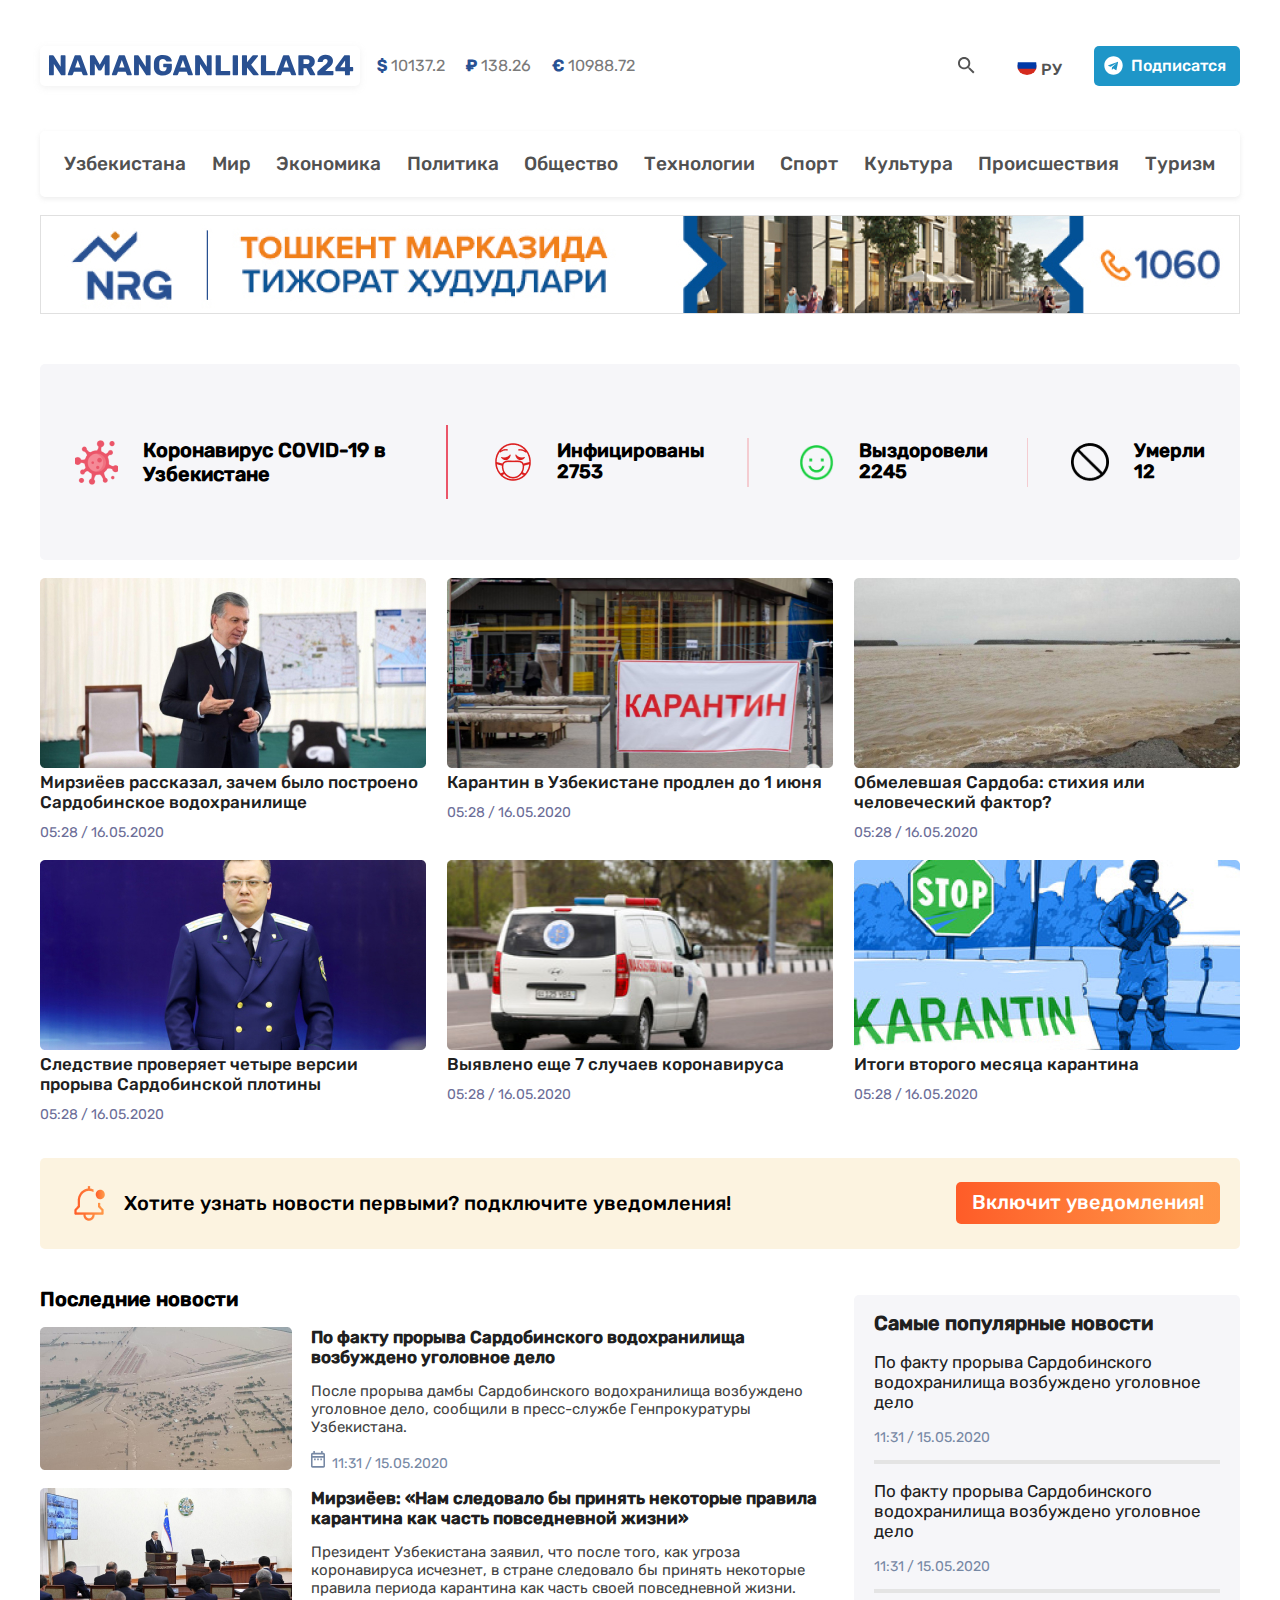
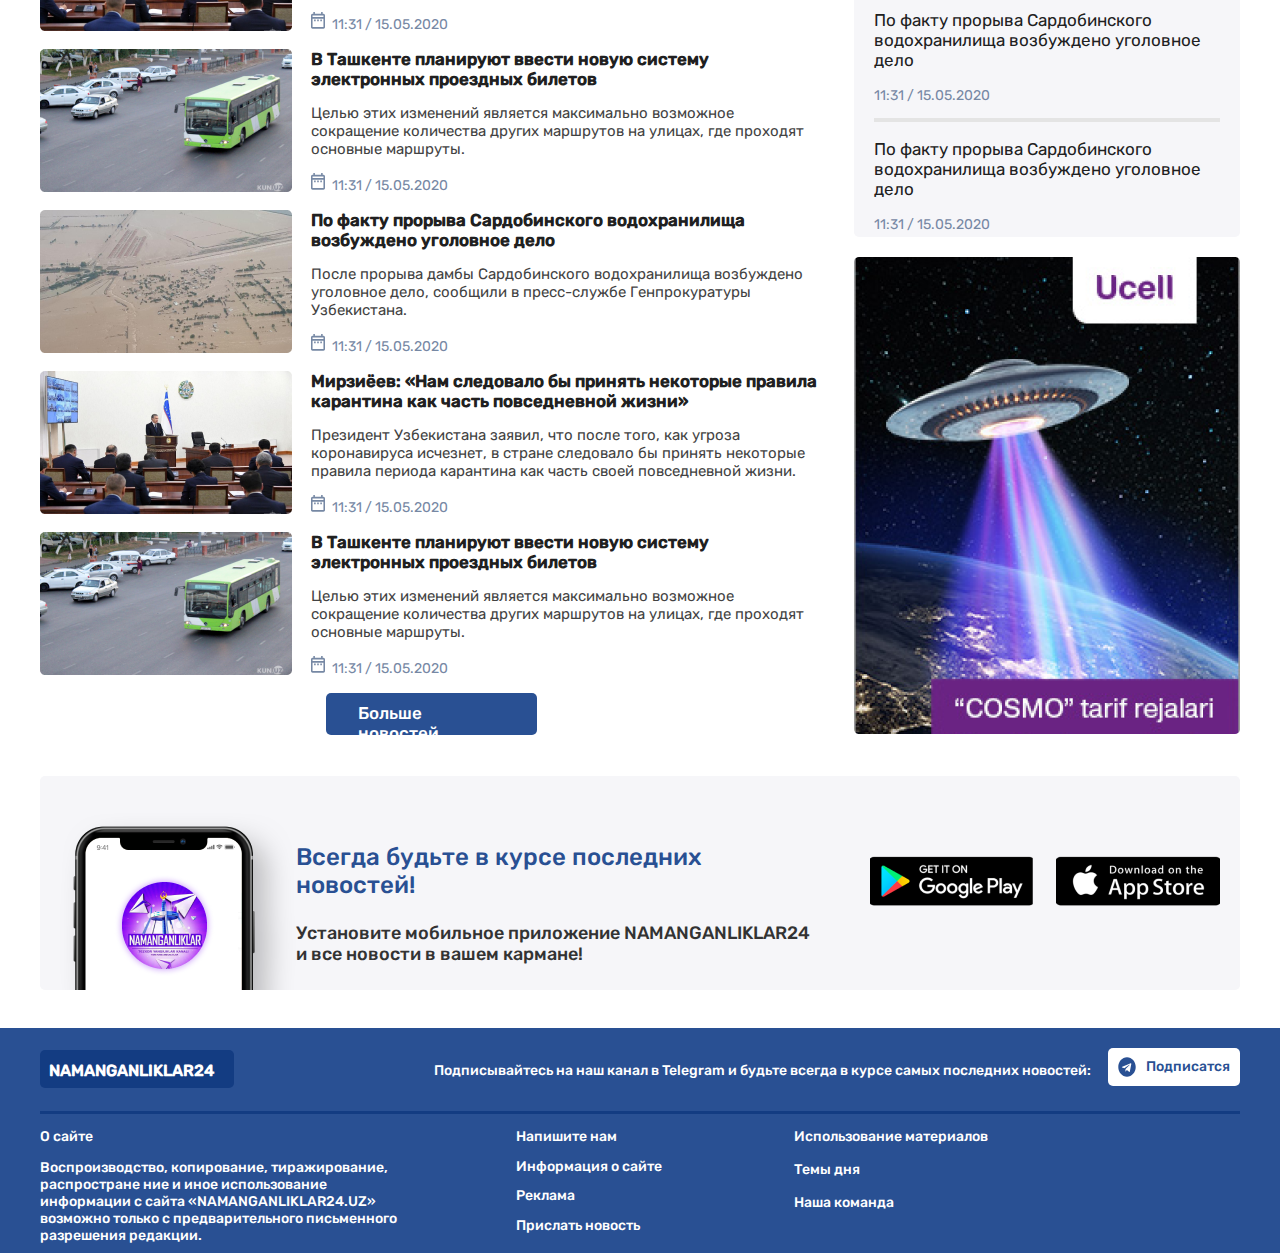
<file: index.html>
<!DOCTYPE html>
<html lang="en">
  <head>
    <meta charset="UTF-8" />
    <meta http-equiv="X-UA-Compatible" content="IE=edge" />
    <meta name="viewport" content="width=device-width, initial-scale=1.0" />
    <title>14-dars</title>
    <link rel="stylesheet" href="./css/normalize.css" />
    <link rel="stylesheet" href="./css/main.css" />
  </head>
  <body>
    <!-- Header start -->
    <header class="site-header">
      <div class="container">
        <div class="site-header__top-wrapper">
          <div class="site-header-start">
            <a class="site-header-logo" href="./index.html">
              <img
                class="site-header__logo-img"
                src="./images/logo.svg"
                alt="Namanganliklar24"
                width="306"
                height="33"
              />
            </a>

            <ul class="site-header__currency-list">
              <li class="site-header__currency-item">
                <span class="site-header__currency-symbol">&dollar;</span>
                10137.2
              </li>
              <li class="site-header__currency-item">
                <span class="site-header__currency-symbol">&#8381;</span>
                138.26
              </li>
              <li class="site-header__currency-item">
                <span class="site-header__currency-symbol">&euro;</span>
                10988.72
              </li>
            </ul>
          </div>

          <div class="site-header-end">
            <div class="site-header__search">
              <img
                class="site-header__search-icon"
                src="./images/search.svg"
                alt="Search"
                width="17.5"
                height="17.5"
              />
            </div>

            <div class="site-header__languages">
              <img
                class="site-header__languages-icon"
                src="./images/russian-flag.svg"
                alt="Russian flag"
                width="20"
                height="19"
              />
              <span class="site-header__languages-text"> РУ </span>
            </div>

            <a
              class="site-header__follow"
              href="#"
              target="blank"
              role="button"
            >
              <img
                class="site-header__follow-icon"
                src="./images/telegram.svg"
                alt="Telegram"
                width="19"
                height="19"
              />
              Подписатся
            </a>
          </div>
        </div>

        <nav class="site-nav">
          <div class="site-nav__wrapper">
            <ul class="site-nav__list">
              <li class="site-nav__item">
                <a class="site-nav__link" href="#">Узбекистана</a>
              </li>
              <li class="site-nav__item">
                <a class="site-nav__link" href="#">Мир</a>
              </li>
              <li class="site-nav__item">
                <a class="site-nav__link" href="#">Экономика</a>
              </li>
              <li class="site-nav__item">
                <a class="site-nav__link" href="./politika.html">Политика</a>
              </li>
              <li class="site-nav__item">
                <a class="site-nav__link" href="#">Общество</a>
              </li>
              <li class="site-nav__item">
                <a class="site-nav__link" href="#">Технологии</a>
              </li>
              <li class="site-nav__item">
                <a class="site-nav__link" href="#">Спорт</a>
              </li>
              <li class="site-nav__item">
                <a class="site-nav__link" href="#">Культура</a>
              </li>
              <li class="site-nav__item">
                <a class="site-nav__link" href="#">Происшествия</a>
              </li>
              <li class="site-nav__item">
                <a class="site-nav__link" href="#">Туризм</a>
              </li>
            </ul>
          </div>
        </nav>
      </div>
    </header>
    <!-- Header end -->

    <!-- Aside start -->
    <aside class="site-aside">
      <div class="container">
        <a class="site-aside__link" href="#" target="blank">
          <img
            class="site-aside__img"
            src="./images/nrg-banner.jpg"
            alt="NRG Banner"
            width="1200"
            height="99"
          />
        </a>
      </div>
    </aside>
    <!-- Aside end -->

    <!-- <h1 class="site-title">Namanganliklar24 - Eng so'ngi yangiliklar bizda!</h1> -->

    <!-- Main start -->
    <main class="site-main">
      <!-- Covid19 section start -->
      <section class="covid-section">
        <div class="container">
          <div class="covid-section__wrapper">
            <ul class="covid-section__list">
              <li class="covid-section__item">
                <img
                  class="covid-section__img"
                  src="./images/icon-covid.png"
                  alt="Covid"
                  width="43"
                  height="45"
                />

                <h2 class="covid-section__title">
                  Коронавирус COVID-19 в Узбекистане
                </h2>
              </li>
              <li class="covid-section__item">
                <img
                  class="covid-section__img"
                  src="./images/icon-infected.png"
                  alt="Covid"
                  width="38"
                  height="40"
                />

                <h3 class="covid-section__info">
                  <span class="covid-section__info-text"> Инфицированы </span>
                  2753
                </h3>
              </li>
              <li class="covid-section__item">
                <img
                  class="covid-section__img"
                  src="./images/icon-recovered.png"
                  alt="Covid"
                  width="35"
                  height="37"
                />

                <h3 class="covid-section__info">
                  <span class="covid-section__info-text"> Выздоровели </span>
                  2245
                </h3>
              </li>
              <li class="covid-section__item">
                <img
                  class="covid-section__img"
                  src="./images/icon-dead.png"
                  alt="Covid"
                  width="38"
                  height="38"
                />

                <h3 class="covid-section__info">
                  <span class="covid-section__info-text"> Умерли </span>
                  12
                </h3>
              </li>
            </ul>
          </div>
        </div>
      </section>
      <!-- Covid19 section end -->

      <!-- News Section start -->
      <section class="news-section">
        <div class="container">
          <ul class="news-section__list">
            <li class="news-section__item">
              <img
                class="news-section__img"
                src="./images/prezident.jpg"
                alt="Shavkat Mirziyoyev Miromonovich"
                width="386"
                height="190"
              />
              <a class="news-section__text" href="./prezident.html">
                Мирзиёев рассказал, зачем было построено Сардобинское
                водохранилище
              </a>

              <time class="news-section__time" datetime="16.05.2020T05:28"
                >05:28 / 16.05.2020</time
              >
            </li>
            <li class="news-section__item">
              <img
                class="news-section__img"
                src="./images/karantin.jpg"
                alt="karantin"
                width="386"
                height="190"
              />
              <a class="news-section__text" href="#">
                Карантин в Узбекистане продлен до 1 июня
              </a>

              <time class="news-section__time" datetime="16.05.2020T05:28"
                >05:28 / 16.05.2020</time
              >
            </li>
            <li class="news-section__item">
              <img
                class="news-section__img"
                src="./images/sardoba.jpg"
                alt="Sardoba"
                width="386"
                height="190"
              />
              <a class="news-section__text" href="#">
                Обмелевшая Сардоба: стихия или человеческий фактор?
              </a>

              <time class="news-section__time" datetime="16.05.2020T05:28"
                >05:28 / 16.05.2020</time
              >
            </li>
            <li class="news-section__item">
              <img
                class="news-section__img"
                src="./images/prokuror.jpg"
                alt="Prokuror"
                width="386"
                height="190"
              />
              <a class="news-section__text" href="#">
                Следствие проверяет четыре версии прорыва Сардобинской плотины
              </a>

              <time class="news-section__time" datetime="16.05.2020T05:28"
                >05:28 / 16.05.2020</time
              >
            </li>
            <li class="news-section__item">
              <img
                class="news-section__img"
                src="./images/tez-yordam.jpg"
                alt="Tez yordam"
                width="386"
                height="190"
              />
              <a class="news-section__text" href="#">
                Выявлено еще 7 случаев коронавируса
              </a>

              <time class="news-section__time" datetime="16.05.2020T05:28"
                >05:28 / 16.05.2020</time
              >
            </li>
            <li class="news-section__item">
              <img
                class="news-section__img"
                src="./images/stop-karantin.jpg"
                alt="stop-karantin"
                width="386"
                height="190"
              />
              <a class="news-section__text" href="#">
                Итоги второго месяца карантина
              </a>

              <time class="news-section__time" datetime="16.05.2020T05:28"
                >05:28 / 16.05.2020</time
              >
            </li>
          </ul>
          <div class="diqqat">
            <div class="diqqat-title">
              <img class="bell" src="./images/bell-icon.png" alt="Bell" />
              <p class="diqqat-title-start">
                Хотите узнать новости первыми? подключите уведомления!
              </p>
            </div>
            <div class="diqqat-subtitle">
              <p class="diqqat-title-end">Включит уведомления!</p>
            </div>
          </div>
        </div>
      </section>
      <!-- News Section end -->

      <!-- Find-section start -->

      <section class="find-section">
        <div class="container">
          <div class="find-news-wrapper">
            <div class="find-section-start">
              <h2 class="find-section-title">Последние новости</h2>
              <div class="find-news-boxes">
                <div class="find-news">
                  <img src="./images/songi-1.png" alt="river" />
                  <div class="find-news-text">
                    <h3 class="news-text-title">
                      По факту прорыва Сардобинского водохранилища возбуждено
                      уголовное дело
                    </h3>
                    <p class="news-text-subtitle">
                      После прорыва дамбы Сардобинского водохранилища возбуждено
                      уголовное дело, сообщили в пресс-службе Генпрокуратуры
                      Узбекистана.
                    </p>
                    <p class="find-text-data">
                      <img
                        class="calendar"
                        src="./images/calendar.svg"
                        alt="calendar"
                      />
                      11:31 / 15.05.2020
                    </p>
                  </div>
                </div>
                <div class="find-news">
                  <img src="./images/songi-2.png" alt="river" />
                  <div class="find-news-text">
                    <h3 class="news-text-title">
                      Мирзиёев: «Нам следовало бы принять некоторые правила
                      карантина как часть повседневной жизни»
                    </h3>
                    <p class="news-text-subtitle">
                      Президент Узбекистана заявил, что после того, как угроза
                      коронавируса исчезнет, в стране следовало бы принять
                      некоторые правила периода карантина как часть своей
                      повседневной жизни.
                    </p>
                    <p class="find-text-data">
                      <img
                        class="calendar"
                        src="./images/calendar.svg"
                        alt="calendar"
                      />
                      11:31 / 15.05.2020
                    </p>
                  </div>
                </div>
                <div class="find-news">
                  <img src="./images/songi-3.png" alt="river" />
                  <div class="find-news-text">
                    <h3 class="news-text-title">
                      В Ташкенте планируют ввести новую систему электронных
                      проездных билетов
                    </h3>
                    <p class="news-text-subtitle">
                      Целью этих изменений является максимально возможное
                      сокращение количества других маршрутов на улицах, где
                      проходят основные маршруты.
                    </p>
                    <p class="find-text-data">
                      <img
                        class="calendar"
                        src="./images/calendar.svg"
                        alt="calendar"
                      />
                      11:31 / 15.05.2020
                    </p>
                  </div>
                </div>
                <div class="find-news">
                  <img src="./images/songi-1.png" alt="river" />
                  <div class="find-news-text">
                    <h3 class="news-text-title">
                      По факту прорыва Сардобинского водохранилища возбуждено
                      уголовное дело
                    </h3>
                    <p class="news-text-subtitle">
                      После прорыва дамбы Сардобинского водохранилища возбуждено
                      уголовное дело, сообщили в пресс-службе Генпрокуратуры
                      Узбекистана.
                    </p>
                    <p class="find-text-data">
                      <img
                        class="calendar"
                        src="./images/calendar.svg"
                        alt="calendar"
                      />
                      11:31 / 15.05.2020
                    </p>
                  </div>
                </div>
                <div class="find-news">
                  <img src="./images/songi-2.png" alt="river" />
                  <div class="find-news-text">
                    <h3 class="news-text-title">
                      Мирзиёев: «Нам следовало бы принять некоторые правила
                      карантина как часть повседневной жизни»
                    </h3>
                    <p class="news-text-subtitle">
                      Президент Узбекистана заявил, что после того, как угроза
                      коронавируса исчезнет, в стране следовало бы принять
                      некоторые правила периода карантина как часть своей
                      повседневной жизни.
                    </p>
                    <p class="find-text-data">
                      <img
                        class="calendar"
                        src="./images/calendar.svg"
                        alt="calendar"
                      />
                      11:31 / 15.05.2020
                    </p>
                  </div>
                </div>
                <div class="find-news">
                  <img src="./images/songi-3.png" alt="river" />
                  <div class="find-news-text">
                    <h3 class="news-text-title">
                      В Ташкенте планируют ввести новую систему электронных
                      проездных билетов
                    </h3>
                    <p class="news-text-subtitle">
                      Целью этих изменений является максимально возможное
                      сокращение количества других маршрутов на улицах, где
                      проходят основные маршруты.
                    </p>
                    <p class="find-text-data">
                      <img
                        class="calendar"
                        src="./images/calendar.svg"
                        alt="calendar"
                      />
                      11:31 / 15.05.2020
                    </p>
                  </div>
                </div>
              </div>
             <div class="find-button">
              <a class="find-button-title" href="#">Больше новостей</a>

             </div>

            </div>
            <div class="find-section-end-all">
              <div class="find-section-end-top">
                <h3 class="find-end-title">Cамые популярные новости</h3>
                <div class="find-end-desc">
                  <p class="find-end-subtitle">
                    По факту прорыва Сардобинского водохранилища возбуждено
                    уголовное дело
                  </p>
                  <p class="find-end-data">11:31 / 15.05.2020</p>
                  <div class="find-end-line"></div>
                </div>
                <div class="find-end-desc">
                  <p class="find-end-subtitle">
                    По факту прорыва Сардобинского водохранилища возбуждено
                    уголовное дело
                  </p>
                  <p class="find-end-data">11:31 / 15.05.2020</p>
                  <div class="find-end-line"></div>
                </div>
                <div class="find-end-desc">
                  <p class="find-end-subtitle">
                    По факту прорыва Сардобинского водохранилища возбуждено
                    уголовное дело
                  </p>
                  <p class="find-end-data">11:31 / 15.05.2020</p>
                  <div class="find-end-line"></div>
                </div>
                <div class="find-end-desc">
                  <p class="find-end-subtitle">
                    По факту прорыва Сардобинского водохранилища возбуждено
                    уголовное дело
                  </p>
                  <p class="find-end-data">11:31 / 15.05.2020</p>
              </div>
            </div>
              <div class="find-section-end-bottom">
                <img src="./images/ucell.png" alt="Ucell">
              </div>
            </div>
        </div>
      </section>

      <!-- End-section start -->
      <section class="end-section">
        <div class="container">
        <div class="end-section-wrapper">
          <div class="end-section-start">
            <img src="./images/phone 1.png" alt="phone">
            <div class="end-section-text">
              <h3 class="end-section-start-title">
                Всегда будьте в курсе последних новостей!
              </h3>
              <p class="end-section-start-subtitle">
                Установите мобильное приложение NAMANGANLIKLAR24
                и все новости в вашем кармане!
              </p>
            </div>
          </div>
          <div class="end-section-end">
            <img class="google" src="./images/google-play.png" alt="Google play">
            <img class="store" src="./images/app-store.png" alt="App Store">
          </div>

          </div>
        </div>
      </section>

      <!-- End-section end-->


    </main>
    <!-- Main end -->

    <!-- footer start -->

    <footer class="footer">
      <div class="footer-wrapper">
        <div class="container">
          <div class="footer-top">
            <div class="footer-top-start">
              <a class="footer-logo" href="./index.html">NAMANGANLIKLAR24</a>
            </div>
            <div class="footer-top-end">
              <p class="footer-top-title">Подписывайтесь на наш канал в Telegram и будьте всегда в курсе самых последних новостей:</p>
              <div class="footer-top-tg">
                <img src="./images/telegram-footer.svg" alt="telegram">
                <a href="#" class="footer-top-tg-title">Подписатся</a>
              </div>
            </div>  
          </div>
          <div class="footer-line">
          </div>
          <div class="footer-end">
            <ul class="footer-end-list">
              <li class="footer-end-item">
                О сайте
                <p>Воспроизводство, копирование, тиражирование, распростране ние и иное использование информации с сайта «NAMANGANLIKLAR24.UZ» возможно только с предварительного письменного разрешения редакции.</p>
              </li>
              <li class="footer-end-item-sec">
                <a class="footer-end-nav" href="./contact.html">Напишите нам</a>
                <a class="footer-end-nav" href="#">Информация о сайте</a>
                <a class="footer-end-nav" href="#">Реклама</a>
                <a class="footer-end-nav" href="#">Прислать новость</a>
              </li>
              <li class="footer-end-item-third">
                <a class="footer-end-nav" href="#">Использование материалов</a>
                <a class="footer-end-nav" href="#">Темы дня</a>
                <a class="footer-end-nav" href="#">Наша команда</a>
              </li>
            </ul>
          </div>
        </div>
      </div>

    </footer>
    <!-- footer end -->
  </body>
</html>
</file>
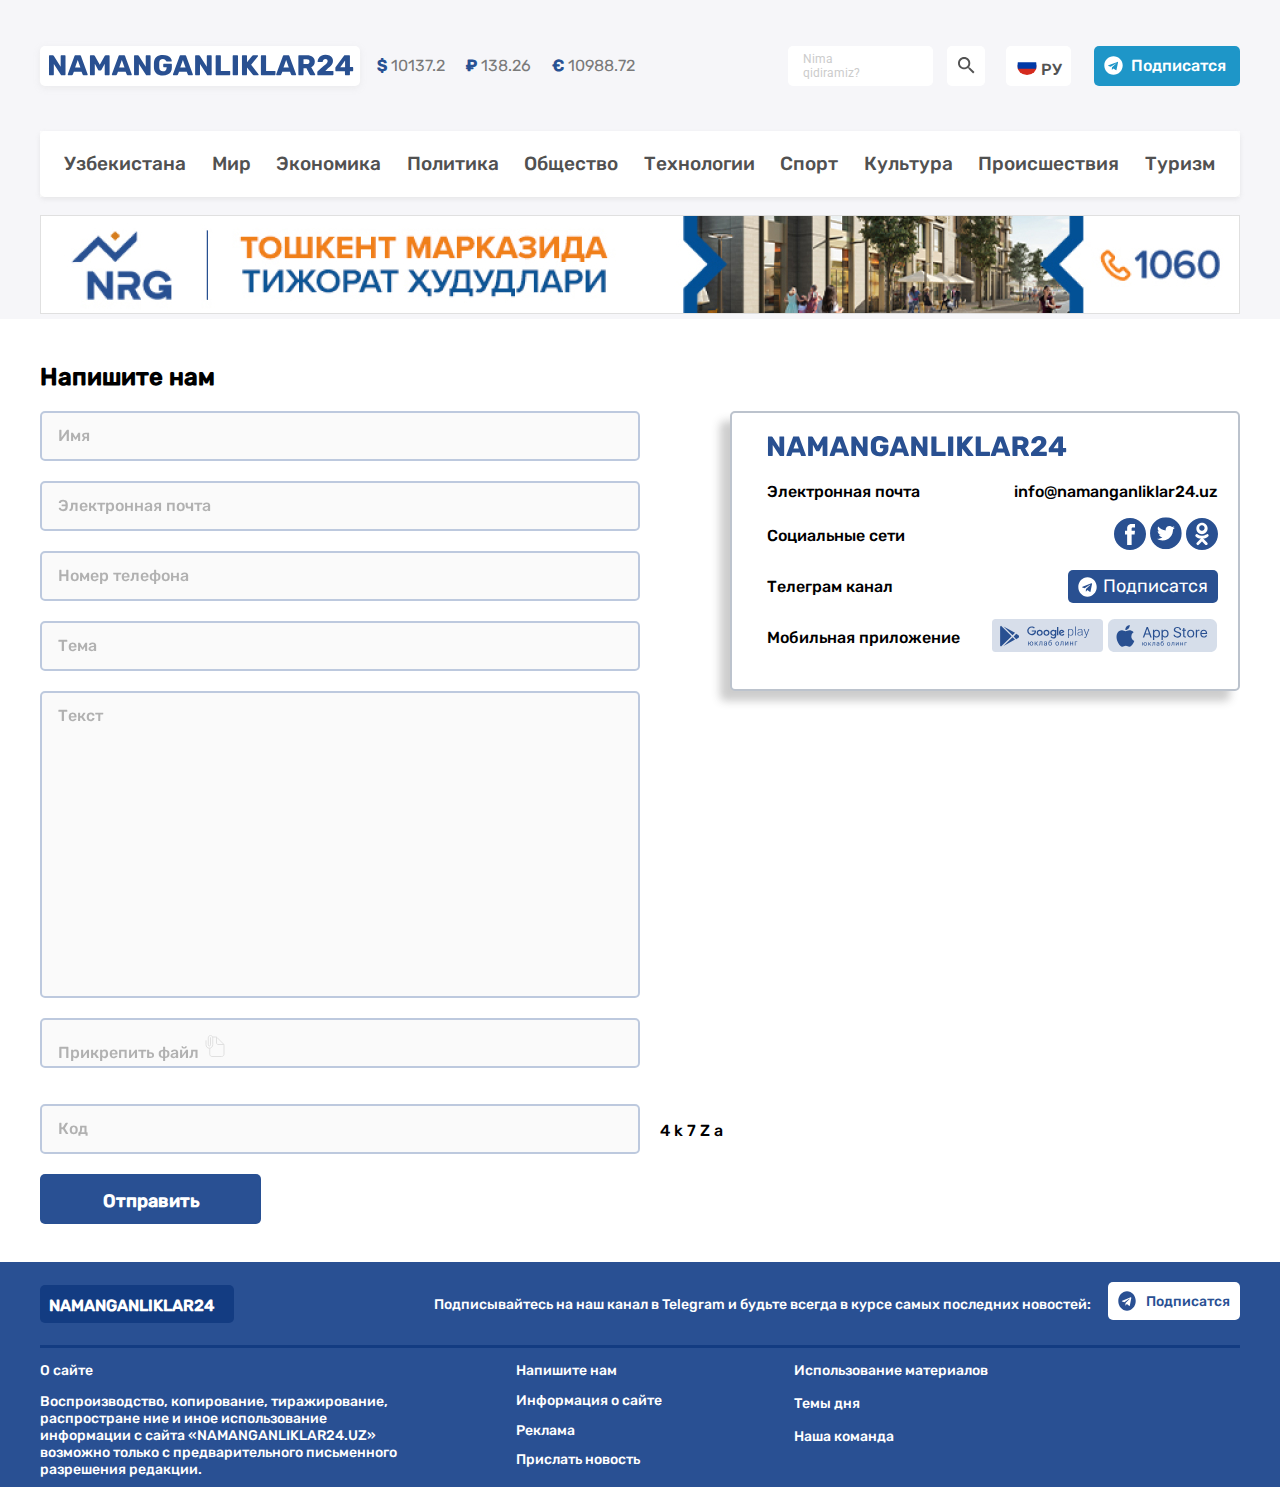
<file: contact.html>
<!DOCTYPE html>
<html lang="en">
  <head>
    <meta charset="UTF-8" />
    <meta http-equiv="X-UA-Compatible" content="IE=edge" />
    <meta name="viewport" content="width=device-width, initial-scale=1.0" />
    <title>14-dars</title>
    <link rel="preconnect" href="https://fonts.googleapis.com" />
    <link rel="preconnect" href="https://fonts.gstatic.com" crossorigin />
    <link
      href="https://fonts.googleapis.com/css2?family=Roboto:wght@400;500&display=swap"
      rel="stylesheet"
    />
    <link rel="stylesheet" href="./css/normalize.css" />
    <link rel="stylesheet" href="./css/main.css" />
  </head>
  <body>
    <!-- Header start -->
    <header class="site-header-active">
      <div class="container">
        <div class="site-header__top-wrapper">
          <div class="site-header-start">
            <a class="site-header-logo" href="./index.html">
              <img
                class="site-header__logo-img"
                src="./images/logo.svg"
                alt="Namanganliklar24"
                width="306"
                height="33"
              />
            </a>

            <ul class="site-header__currency-list">
              <li class="site-header__currency-item">
                <span class="site-header__currency-symbol">&dollar;</span>
                10137.2
              </li>
              <li class="site-header__currency-item">
                <span class="site-header__currency-symbol">&#8381;</span>
                138.26
              </li>
              <li class="site-header__currency-item">
                <span class="site-header__currency-symbol">&euro;</span>
                10988.72
              </li>
            </ul>
          </div>

          <div class="site-header-end">
            <div class="search-box">
              <p class="search-box-title">Nima qidiramiz?</p>
            </div>
            <div class="site-header__search">
              <img
                class="site-header__search-icon"
                src="./images/search.svg"
                alt="Search"
                width="17.5"
                height="17.5"
              />
            </div>

            <div class="site-header__languages">
              <img
                class="site-header__languages-icon"
                src="./images/russian-flag.svg"
                alt="Russian flag"
                width="20"
                height="19"
              />
              <span class="site-header__languages-text"> РУ </span>
            </div>

            <a
              class="site-header__follow"
              href="#"
              target="blank"
              role="button"
            >
              <img
                class="site-header__follow-icon"
                src="./images/telegram.svg"
                alt="Telegram"
                width="19"
                height="19"
              />
              Подписатся
            </a>
          </div>
        </div>

        <nav class="site-nav">
          <div class="site-nav__wrapper">
            <ul class="site-nav__list">
              <li class="site-nav__item">
                <a class="site-nav__link" href="#">Узбекистана</a>
              </li>
              <li class="site-nav__item">
                <a class="site-nav__link" href="#">Мир</a>
              </li>
              <li class="site-nav__item">
                <a class="site-nav__link" href="#">Экономика</a>
              </li>
              <li class="site-nav__item">
                <a class="site-nav__link" href="./politika.html">Политика</a>
              </li>
              <li class="site-nav__item">
                <a class="site-nav__link" href="#">Общество</a>
              </li>
              <li class="site-nav__item">
                <a class="site-nav__link" href="#">Технологии</a>
              </li>
              <li class="site-nav__item">
                <a class="site-nav__link" href="#">Спорт</a>
              </li>
              <li class="site-nav__item">
                <a class="site-nav__link" href="#">Культура</a>
              </li>
              <li class="site-nav__item">
                <a class="site-nav__link" href="#">Происшествия</a>
              </li>
              <li class="site-nav__item">
                <a class="site-nav__link" href="#">Туризм</a>
              </li>
            </ul>
          </div>
        </nav>
      </div>

      <!-- Aside start -->
      <aside class="site-aside">
        <div class="container">
          <a class="site-aside__link" href="#" target="blank">
            <img
              class="site-aside__img"
              src="./images/nrg-banner.jpg"
              alt="NRG Banner"
              width="1200"
              height="99"
            />
          </a>
        </div>
      </aside>
      <!-- Aside end -->
    </header>
    <!-- Header end -->
    <!-- <h1 class="site-title">Namanganliklar24 - Eng so'ngi yangiliklar bizda!</h1> -->

    <!-- Main start -->
    <main class="site-main">
      <div class="container">
          <h2 class="main-title">Напишите нам</h2>
        <div class="main-wrapper">
          <div class="main-start">
            <ul class="main-box-list">
              <li class="main-box-item">Имя</li>
              <li class="main-box-item">Электронная почта</li>
              <li class="main-box-item">Номер телефона</li>
              <li class="main-box-item">Тема</li>
              <li class="main-box-item-big">Текст</li>
              <li class="main-box-item">
                Прикрепить файл
                <span> <img src="./images/file.svg" alt="file" /></span>
              </li>
              <li class="main-box-item-qr">
                <p class="main-box-item">Код</p>
                <span>4 k 7 Z a</span>
              </li>
              <li class="main-box-send">
                <a class="send-text" href="#">Отправить</a>
              </li>
            </ul>
          </div>
          <div class="main-end">
            <img src="./images/logo.svg" alt="Namanganliklar24" />
            <div class="main-end-start">
              <ul class="main-end-start-list">
                <li class="main-end-start-item">
                  Электронная почта <span>info@namanganliklar24.uz</span>
                </li>
                <li class="main-end-start-item">
                  Социальные сети
                  <span>
                    <img src="./images/facebook-r 1.svg" alt="facebook" />
                    <img src="./images/twitter.svg" alt="Twitter" />
                    <img src="./images/ok.svg" alt="Odnaklassniki" />
                  </span>
                </li>
                <li class="main-end-start-item">
                  Телеграм канал
                  <span class="telegram-link"
                    ><img
                      src="./images/telegram.svg"
                      alt="telegram"
                      width="19.38"
                      height="19.38"
                    />
                    Подписатся
                  </span>
                </li>
                <li class="main-end-start-item">
                  Мобильная приложение
                  <span>
                    <img
                      src="./images/google-play.2png.svg"
                      alt="google play"
                      width="111"
                      height="33"
                    />
                    <img
                      src="./images/store.svg"
                      alt="App store"
                      width="111"
                      height="33"
                    />
                  </span>
                </li>
              </ul>
            </div>
          </div>
        </div>
      </div>
    </main>
    <!-- Main end -->

    <!-- footer start -->

    <footer class="footer">
      <div class="footer-wrapper">
        <div class="container">
          <div class="footer-top">
            <div class="footer-top-start">
              <a class="footer-logo" href="./index.html">NAMANGANLIKLAR24</a>
            </div>
            <div class="footer-top-end">
              <p class="footer-top-title">
                Подписывайтесь на наш канал в Telegram и будьте всегда в курсе
                самых последних новостей:
              </p>
              <div class="footer-top-tg">
                <img src="./images/telegram-footer.svg" alt="telegram" />
                <p class="footer-top-tg-title">Подписатся</p>
              </div>
            </div>
          </div>
          <div class="footer-line"></div>
          <div class="footer-end">
            <ul class="footer-end-list">
              <li class="footer-end-item">
                О сайте
                <p>
                  Воспроизводство, копирование, тиражирование, распростране ние
                  и иное использование информации с сайта «NAMANGANLIKLAR24.UZ»
                  возможно только с предварительного письменного разрешения
                  редакции.
                </p>
              </li>
              <li class="footer-end-item-sec">
                <a class="footer-end-nav" href="#">Напишите нам</a>
                <a class="footer-end-nav" href="#">Информация о сайте</a>
                <a class="footer-end-nav" href="#">Реклама</a>
                <a class="footer-end-nav" href="#">Прислать новость</a>
              </li>
              <li class="footer-end-item-third">
                <a class="footer-end-nav" href="#">Использование материалов</a>
                <a class="footer-end-nav" href="#">Темы дня</a>
                <a class="footer-end-nav" href="#">Наша команда</a>
              </li>
            </ul>
          </div>
        </div>
      </div>
    </footer>
    <!-- footer end -->
  </body>
</html>
</file>
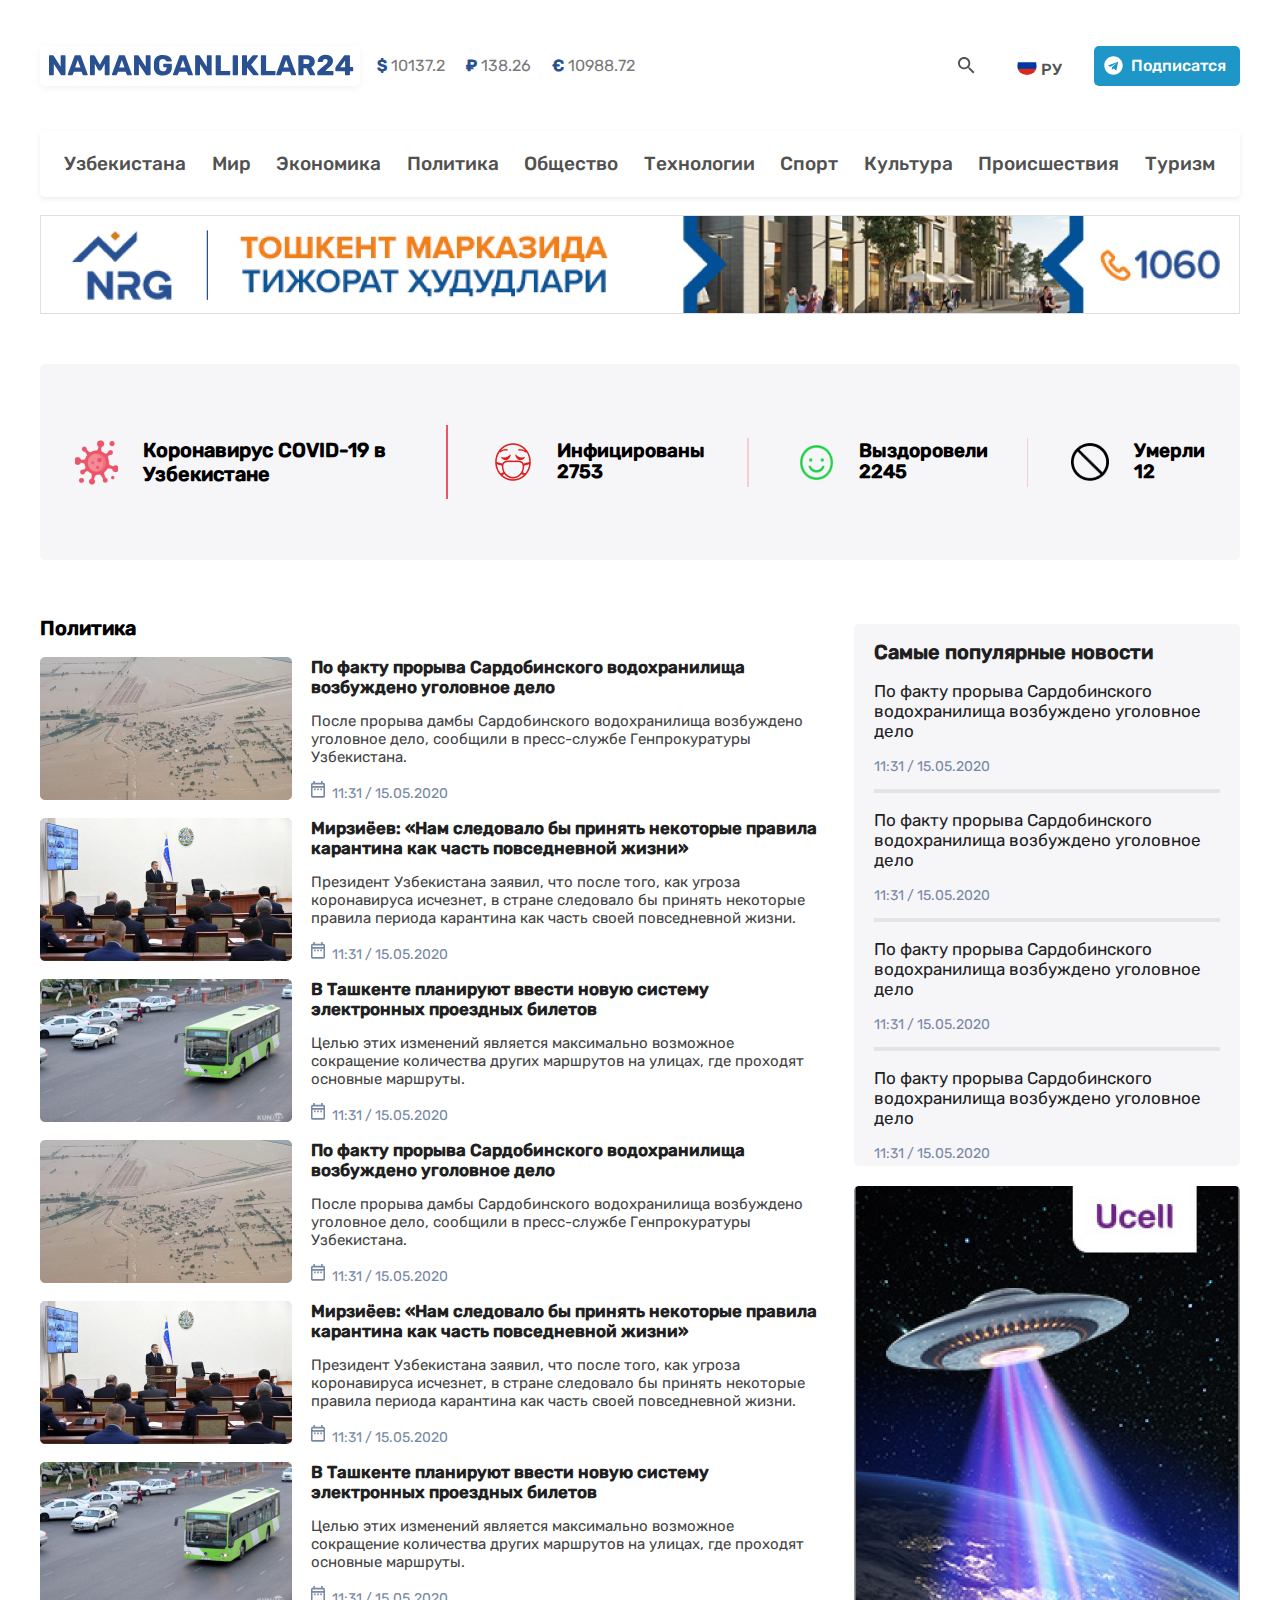
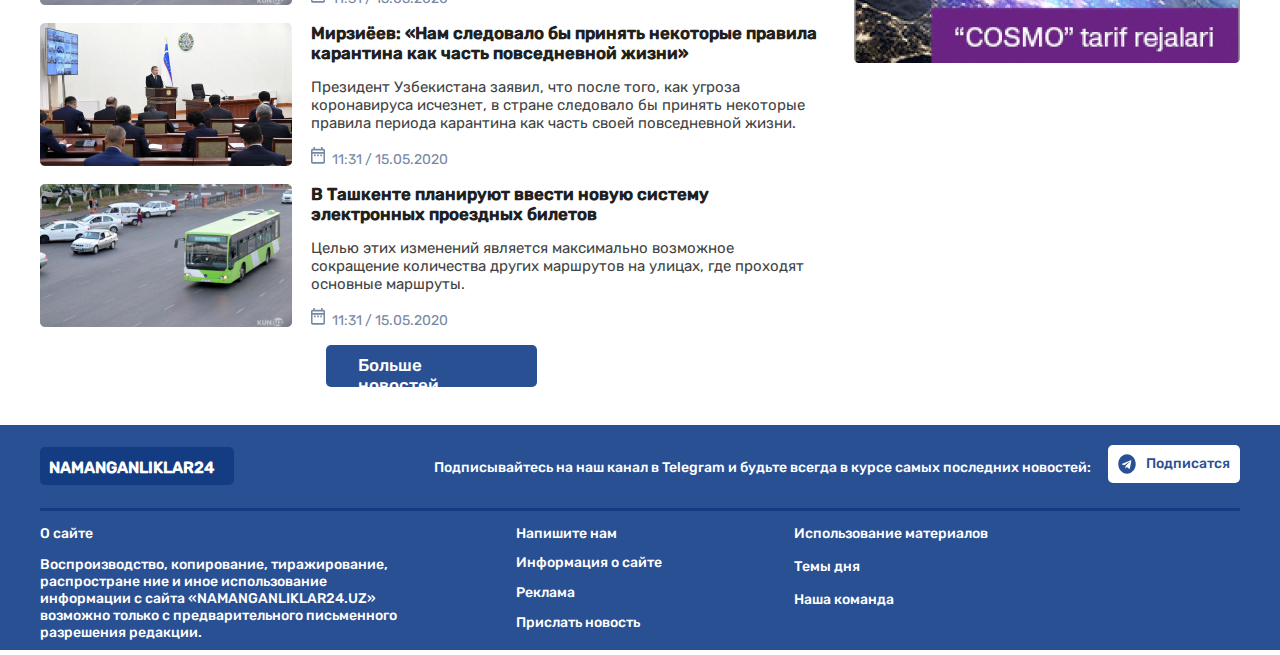
<file: politika.html>
<!DOCTYPE html>
<html lang="en">
  <head>
    <meta charset="UTF-8" />
    <meta http-equiv="X-UA-Compatible" content="IE=edge" />
    <meta name="viewport" content="width=device-width, initial-scale=1.0" />
    <title>14-dars</title>
    <link rel="stylesheet" href="./css/normalize.css" />
    <link rel="stylesheet" href="./css/main.css" />
  </head>
  <body>
    <!-- Header start -->
    <header class="site-header">
      <div class="container">
        <div class="site-header__top-wrapper">
          <div class="site-header-start">
            <a class="site-header-logo" href="./index.html">
              <img
                class="site-header__logo-img"
                src="./images/logo.svg"
                alt="Namanganliklar24"
                width="306"
                height="33"
              />
            </a>

            <ul class="site-header__currency-list">
              <li class="site-header__currency-item">
                <span class="site-header__currency-symbol">&dollar;</span>
                10137.2
              </li>
              <li class="site-header__currency-item">
                <span class="site-header__currency-symbol">&#8381;</span>
                138.26
              </li>
              <li class="site-header__currency-item">
                <span class="site-header__currency-symbol">&euro;</span>
                10988.72
              </li>
            </ul>
          </div>

          <div class="site-header-end">
            <div class="site-header__search">
              <img
                class="site-header__search-icon"
                src="./images/search.svg"
                alt="Search"
                width="17.5"
                height="17.5"
              />
            </div>

            <div class="site-header__languages">
              <img
                class="site-header__languages-icon"
                src="./images/russian-flag.svg"
                alt="Russian flag"
                width="20"
                height="19"
              />
              <span class="site-header__languages-text"> РУ </span>
            </div>

            <a
              class="site-header__follow"
              href="#"
              target="blank"
              role="button"
            >
              <img
                class="site-header__follow-icon"
                src="./images/telegram.svg"
                alt="Telegram"
                width="19"
                height="19"
              />
              Подписатся
            </a>
          </div>
        </div>

        <nav class="site-nav">
          <div class="site-nav__wrapper">
            <ul class="site-nav__list">
              <li class="site-nav__item">
                <a class="site-nav__link" href="#">Узбекистана</a>
              </li>
              <li class="site-nav__item">
                <a class="site-nav__link" href="#">Мир</a>
              </li>
              <li class="site-nav__item">
                <a class="site-nav__link" href="#">Экономика</a>
              </li>
              <li class="site-nav__item">
                <a class="site-nav__link" href="./politika.html">Политика</a>
              </li>
              <li class="site-nav__item">
                <a class="site-nav__link" href="#">Общество</a>
              </li>
              <li class="site-nav__item">
                <a class="site-nav__link" href="#">Технологии</a>
              </li>
              <li class="site-nav__item">
                <a class="site-nav__link" href="#">Спорт</a>
              </li>
              <li class="site-nav__item">
                <a class="site-nav__link" href="#">Культура</a>
              </li>
              <li class="site-nav__item">
                <a class="site-nav__link" href="#">Происшествия</a>
              </li>
              <li class="site-nav__item">
                <a class="site-nav__link" href="#">Туризм</a>
              </li>
            </ul>
          </div>
        </nav>
      </div>
    </header>
    <!-- Header end -->

    <!-- Aside start -->
    <aside class="site-aside">
      <div class="container">
        <a class="site-aside__link" href="#" target="blank">
          <img
            class="site-aside__img"
            src="./images/nrg-banner.jpg"
            alt="NRG Banner"
            width="1200"
            height="99"
          />
        </a>
      </div>
    </aside>
    <!-- Aside end -->

    <!-- <h1 class="site-title">Namanganliklar24 - Eng so'ngi yangiliklar bizda!</h1> -->

    <!-- Main start -->
    <main class="site-main">
      <!-- Covid19 section start -->
      <section class="covid-section">
        <div class="container">
          <div class="covid-section__wrapper">
            <ul class="covid-section__list">
              <li class="covid-section__item">
                <img
                  class="covid-section__img"
                  src="./images/icon-covid.png"
                  alt="Covid"
                  width="43"
                  height="45"
                />

                <h2 class="covid-section__title">
                  Коронавирус COVID-19 в Узбекистане
                </h2>
              </li>
              <li class="covid-section__item">
                <img
                  class="covid-section__img"
                  src="./images/icon-infected.png"
                  alt="Covid"
                  width="38"
                  height="40"
                />

                <h3 class="covid-section__info">
                  <span class="covid-section__info-text"> Инфицированы </span>
                  2753
                </h3>
              </li>
              <li class="covid-section__item">
                <img
                  class="covid-section__img"
                  src="./images/icon-recovered.png"
                  alt="Covid"
                  width="35"
                  height="37"
                />

                <h3 class="covid-section__info">
                  <span class="covid-section__info-text"> Выздоровели </span>
                  2245
                </h3>
              </li>
              <li class="covid-section__item">
                <img
                  class="covid-section__img"
                  src="./images/icon-dead.png"
                  alt="Covid"
                  width="38"
                  height="38"
                />

                <h3 class="covid-section__info">
                  <span class="covid-section__info-text"> Умерли </span>
                  12
                </h3>
              </li>
            </ul>
          </div>
        </div>
      </section>
      <!-- Covid19 section end -->

      <!-- Find-section start -->

      <section class="find-section">
        <div class="container">
          <div class="find-news-wrapper">
            <div class="find-section-start">
              <h2 class="find-section-title">Политика</h2>
              <div class="find-news-boxes">
                <div class="find-news">
                  <img src="./images/songi-1.png" alt="river" />
                  <div class="find-news-text">
                    <h3 class="news-text-title">
                      По факту прорыва Сардобинского водохранилища возбуждено
                      уголовное дело
                    </h3>
                    <p class="news-text-subtitle">
                      После прорыва дамбы Сардобинского водохранилища возбуждено
                      уголовное дело, сообщили в пресс-службе Генпрокуратуры
                      Узбекистана.
                    </p>
                    <p class="find-text-data">
                      <img
                        class="calendar"
                        src="./images/calendar.svg"
                        alt="calendar"
                      />
                      11:31 / 15.05.2020
                    </p>
                  </div>
                </div>
                <div class="find-news">
                  <img src="./images/songi-2.png" alt="river" />
                  <div class="find-news-text">
                    <h3 class="news-text-title">
                      Мирзиёев: «Нам следовало бы принять некоторые правила
                      карантина как часть повседневной жизни»
                    </h3>
                    <p class="news-text-subtitle">
                      Президент Узбекистана заявил, что после того, как угроза
                      коронавируса исчезнет, в стране следовало бы принять
                      некоторые правила периода карантина как часть своей
                      повседневной жизни.
                    </p>
                    <p class="find-text-data">
                      <img
                        class="calendar"
                        src="./images/calendar.svg"
                        alt="calendar"
                      />
                      11:31 / 15.05.2020
                    </p>
                  </div>
                </div>
                <div class="find-news">
                  <img src="./images/songi-3.png" alt="river" />
                  <div class="find-news-text">
                    <h3 class="news-text-title">
                      В Ташкенте планируют ввести новую систему электронных
                      проездных билетов
                    </h3>
                    <p class="news-text-subtitle">
                      Целью этих изменений является максимально возможное
                      сокращение количества других маршрутов на улицах, где
                      проходят основные маршруты.
                    </p>
                    <p class="find-text-data">
                      <img
                        class="calendar"
                        src="./images/calendar.svg"
                        alt="calendar"
                      />
                      11:31 / 15.05.2020
                    </p>
                  </div>
                </div>
                <div class="find-news">
                  <img src="./images/songi-1.png" alt="river" />
                  <div class="find-news-text">
                    <h3 class="news-text-title">
                      По факту прорыва Сардобинского водохранилища возбуждено
                      уголовное дело
                    </h3>
                    <p class="news-text-subtitle">
                      После прорыва дамбы Сардобинского водохранилища возбуждено
                      уголовное дело, сообщили в пресс-службе Генпрокуратуры
                      Узбекистана.
                    </p>
                    <p class="find-text-data">
                      <img
                        class="calendar"
                        src="./images/calendar.svg"
                        alt="calendar"
                      />
                      11:31 / 15.05.2020
                    </p>
                  </div>
                </div>
                <div class="find-news">
                  <img src="./images/songi-2.png" alt="river" />
                  <div class="find-news-text">
                    <h3 class="news-text-title">
                      Мирзиёев: «Нам следовало бы принять некоторые правила
                      карантина как часть повседневной жизни»
                    </h3>
                    <p class="news-text-subtitle">
                      Президент Узбекистана заявил, что после того, как угроза
                      коронавируса исчезнет, в стране следовало бы принять
                      некоторые правила периода карантина как часть своей
                      повседневной жизни.
                    </p>
                    <p class="find-text-data">
                      <img
                        class="calendar"
                        src="./images/calendar.svg"
                        alt="calendar"
                      />
                      11:31 / 15.05.2020
                    </p>
                  </div>
                </div>
                <div class="find-news">
                  <img src="./images/songi-3.png" alt="river" />
                  <div class="find-news-text">
                    <h3 class="news-text-title">
                      В Ташкенте планируют ввести новую систему электронных
                      проездных билетов
                    </h3>
                    <p class="news-text-subtitle">
                      Целью этих изменений является максимально возможное
                      сокращение количества других маршрутов на улицах, где
                      проходят основные маршруты.
                    </p>
                    <p class="find-text-data">
                      <img
                        class="calendar"
                        src="./images/calendar.svg"
                        alt="calendar"
                      />
                      11:31 / 15.05.2020
                    </p>
                  </div>
                </div>
                <div class="find-news">
                    <img src="./images/songi-2.png" alt="river" />
                    <div class="find-news-text">
                      <h3 class="news-text-title">
                        Мирзиёев: «Нам следовало бы принять некоторые правила
                        карантина как часть повседневной жизни»
                      </h3>
                      <p class="news-text-subtitle">
                        Президент Узбекистана заявил, что после того, как угроза
                        коронавируса исчезнет, в стране следовало бы принять
                        некоторые правила периода карантина как часть своей
                        повседневной жизни.
                      </p>
                      <p class="find-text-data">
                        <img
                          class="calendar"
                          src="./images/calendar.svg"
                          alt="calendar"
                        />
                        11:31 / 15.05.2020
                      </p>
                    </div>
                  </div>
                  <div class="find-news">
                    <img src="./images/songi-3.png" alt="river" />
                    <div class="find-news-text">
                      <h3 class="news-text-title">
                        В Ташкенте планируют ввести новую систему электронных
                        проездных билетов
                      </h3>
                      <p class="news-text-subtitle">
                        Целью этих изменений является максимально возможное
                        сокращение количества других маршрутов на улицах, где
                        проходят основные маршруты.
                      </p>
                      <p class="find-text-data">
                        <img
                          class="calendar"
                          src="./images/calendar.svg"
                          alt="calendar"
                        />
                        11:31 / 15.05.2020
                      </p>
                    </div>
                  </div>
              </div>
             <div class="find-button">
              <a class="find-button-title" href="#">Больше новостей</a>

             </div>

            </div>
            <div class="find-section-end-all">
              <div class="find-section-end-top">
                <h3 class="find-end-title">Cамые популярные новости</h3>
                <div class="find-end-desc">
                  <p class="find-end-subtitle">
                    По факту прорыва Сардобинского водохранилища возбуждено
                    уголовное дело
                  </p>
                  <p class="find-end-data">11:31 / 15.05.2020</p>
                  <div class="find-end-line"></div>
                </div>
                <div class="find-end-desc">
                  <p class="find-end-subtitle">
                    По факту прорыва Сардобинского водохранилища возбуждено
                    уголовное дело
                  </p>
                  <p class="find-end-data">11:31 / 15.05.2020</p>
                  <div class="find-end-line"></div>
                </div>
                <div class="find-end-desc">
                  <p class="find-end-subtitle">
                    По факту прорыва Сардобинского водохранилища возбуждено
                    уголовное дело
                  </p>
                  <p class="find-end-data">11:31 / 15.05.2020</p>
                  <div class="find-end-line"></div>
                </div>
                <div class="find-end-desc">
                  <p class="find-end-subtitle">
                    По факту прорыва Сардобинского водохранилища возбуждено
                    уголовное дело
                  </p>
                  <p class="find-end-data">11:31 / 15.05.2020</p>
              </div>
            </div>
              <div class="find-section-end-bottom">
                <img src="./images/ucell.png" alt="Ucell">
              </div>
            </div>
        </div>
      </section>

    </main>
    <!-- Main end -->

    <!-- footer start -->

    <footer class="footer">
      <div class="footer-wrapper">
        <div class="container">
          <div class="footer-top">
            <div class="footer-top-start">
              <a class="footer-logo" href="./index.html">NAMANGANLIKLAR24</a>
            </div>
            <div class="footer-top-end">
              <p class="footer-top-title">Подписывайтесь на наш канал в Telegram и будьте всегда в курсе самых последних новостей:</p>
              <div class="footer-top-tg">
                <img src="./images/telegram-footer.svg" alt="telegram">
                <p class="footer-top-tg-title">Подписатся</p>
              </div>
            </div>
          </div>
          <div class="footer-line">
          </div>
          <div class="footer-end">
            <ul class="footer-end-list">
              <li class="footer-end-item">
                О сайте
                <p>Воспроизводство, копирование, тиражирование, распростране ние и иное использование информации с сайта «NAMANGANLIKLAR24.UZ» возможно только с предварительного письменного разрешения редакции.</p>
              </li>
              <li class="footer-end-item-sec">
                <a class="footer-end-nav" href="./contact.html">Напишите нам</a>
                <a class="footer-end-nav" href="#">Информация о сайте</a>
                <a class="footer-end-nav" href="#">Реклама</a>
                <a class="footer-end-nav" href="#">Прислать новость</a>
              </li>
              <li class="footer-end-item-third">
                <a class="footer-end-nav" href="#">Использование материалов</a>
                <a class="footer-end-nav" href="#">Темы дня</a>
                <a class="footer-end-nav" href="#">Наша команда</a>
              </li>
            </ul>
          </div>
        </div>
      </div>

    </footer>
    <!-- footer end -->
  </body>
</html>
</file>
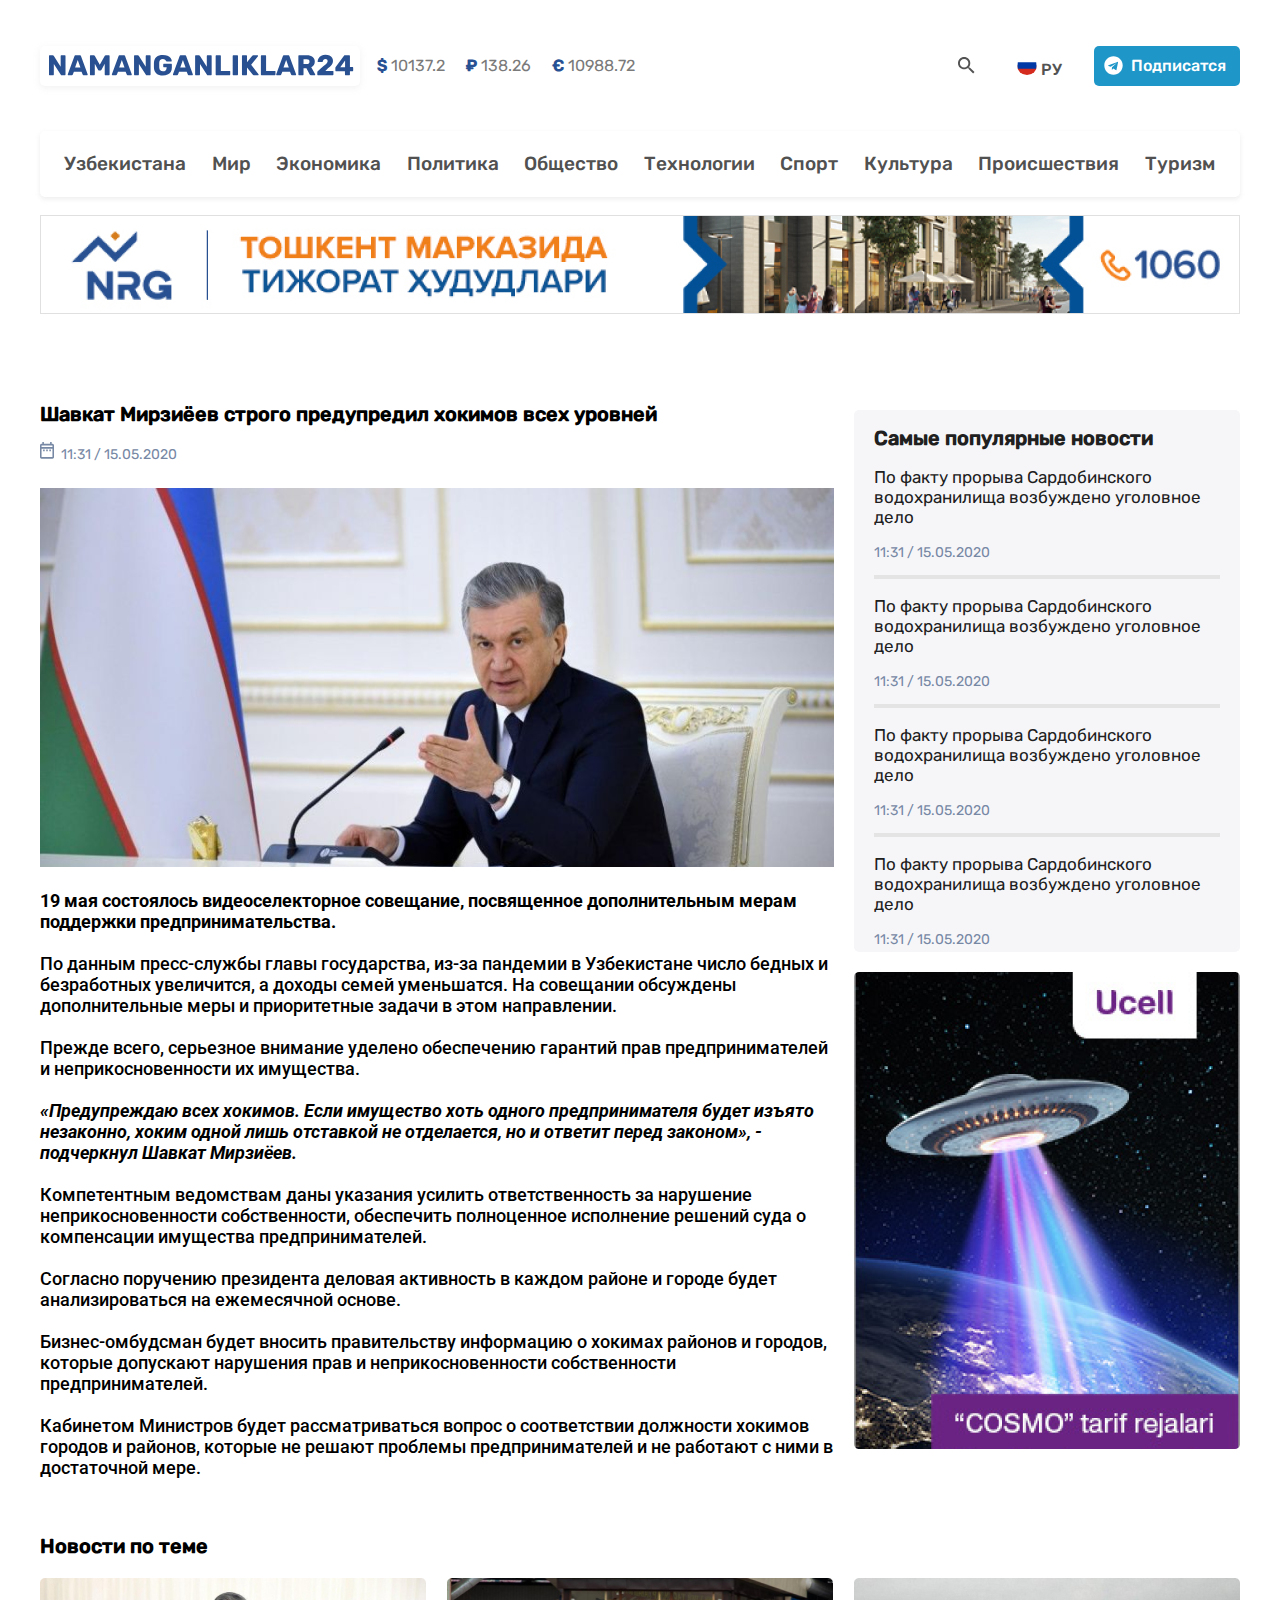
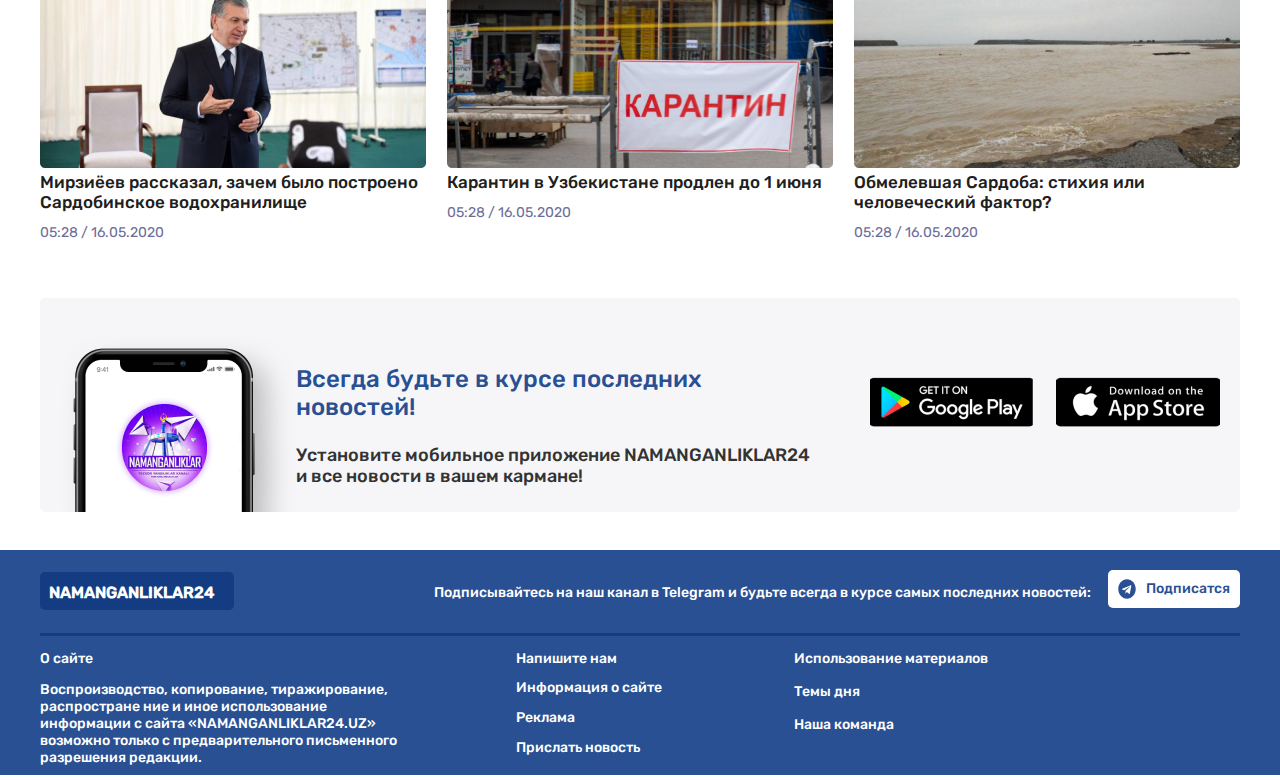
<file: prezident.html>
<!DOCTYPE html>
<html lang="en">
  <head>
    <meta charset="UTF-8" />
    <meta http-equiv="X-UA-Compatible" content="IE=edge" />
    <meta name="viewport" content="width=device-width, initial-scale=1.0" />
    <title>14-dars</title>
    <link rel="preconnect" href="https://fonts.googleapis.com">
    <link rel="preconnect" href="https://fonts.gstatic.com" crossorigin>
    <link href="https://fonts.googleapis.com/css2?family=Roboto:wght@500&display=swap" rel="stylesheet">
    <link rel="stylesheet" href="./css/normalize.css" />
    <link rel="stylesheet" href="./css/main.css" />
  </head>
  <body>
    <!-- Header start -->
    <header class="site-header">
      <div class="container">
        <div class="site-header__top-wrapper">
          <div class="site-header-start">
            <a class="site-header-logo" href="./index.html">
              <img
                class="site-header__logo-img"
                src="./images/logo.svg"
                alt="Namanganliklar24"
                width="306"
                height="33"
              />
            </a>

            <ul class="site-header__currency-list">
              <li class="site-header__currency-item">
                <span class="site-header__currency-symbol">&dollar;</span>
                10137.2
              </li>
              <li class="site-header__currency-item">
                <span class="site-header__currency-symbol">&#8381;</span>
                138.26
              </li>
              <li class="site-header__currency-item">
                <span class="site-header__currency-symbol">&euro;</span>
                10988.72
              </li>
            </ul>
          </div>

          <div class="site-header-end">
            <div class="site-header__search">
              <img
                class="site-header__search-icon"
                src="./images/search.svg"
                alt="Search"
                width="17.5"
                height="17.5"
              />
            </div>

            <div class="site-header__languages">
              <img
                class="site-header__languages-icon"
                src="./images/russian-flag.svg"
                alt="Russian flag"
                width="20"
                height="19"
              />
              <span class="site-header__languages-text"> РУ </span>
            </div>

            <a
              class="site-header__follow"
              href="#"
              target="blank"
              role="button"
            >
              <img
                class="site-header__follow-icon"
                src="./images/telegram.svg"
                alt="Telegram"
                width="19"
                height="19"
              />
              Подписатся
            </a>
          </div>
        </div>

        <nav class="site-nav">
          <div class="site-nav__wrapper">
            <ul class="site-nav__list">
              <li class="site-nav__item">
                <a class="site-nav__link" href="#">Узбекистана</a>
              </li>
              <li class="site-nav__item">
                <a class="site-nav__link" href="#">Мир</a>
              </li>
              <li class="site-nav__item">
                <a class="site-nav__link" href="#">Экономика</a>
              </li>
              <li class="site-nav__item">
                <a class="site-nav__link" href="./politika.html">Политика</a>
              </li>
              <li class="site-nav__item">
                <a class="site-nav__link" href="#">Общество</a>
              </li>
              <li class="site-nav__item">
                <a class="site-nav__link" href="#">Технологии</a>
              </li>
              <li class="site-nav__item">
                <a class="site-nav__link" href="#">Спорт</a>
              </li>
              <li class="site-nav__item">
                <a class="site-nav__link" href="#">Культура</a>
              </li>
              <li class="site-nav__item">
                <a class="site-nav__link" href="#">Происшествия</a>
              </li>
              <li class="site-nav__item">
                <a class="site-nav__link" href="#">Туризм</a>
              </li>
            </ul>
          </div>
        </nav>
      </div>
    </header>
    <!-- Header end -->

    <!-- Aside start -->
    <aside class="site-aside">
      <div class="container">
        <a class="site-aside__link" href="#" target="blank">
          <img
            class="site-aside__img"
            src="./images/nrg-banner.jpg"
            alt="NRG Banner"
            width="1200"
            height="99"
          />
        </a>
      </div>
    </aside>
    <!-- Aside end -->

    <!-- <h1 class="site-title">Namanganliklar24 - Eng so'ngi yangiliklar bizda!</h1> -->

    <!-- Main start -->
    <main class="site-main">
  

      <!-- Find-section start -->
      <section class="find-section">
        <div class="container">
          <div class="find-news-wrapper">
            <div class="find-section-start">
              <h2 class="find-section-title">Шавкат Мирзиёев строго предупредил хокимов всех уровней
            </h2>
            <p class="find-text-data">
                <img
                  class="calendar"
                  src="./images/calendar.svg"
                  alt="calendar"
                />
                11:31 / 15.05.2020
              </p>
            <img src="./images/Prezident.png" 
            alt="Prezident"
            width: 794px;
            height: 379px;>
            <p class="prezident-text"><b>19 мая состоялось видеоселекторное совещание, посвященное дополнительным мерам поддержки предпринимательства.</b><br>
                <br>

            По данным пресс-службы главы государства, из-за пандемии в Узбекистане число бедных и безработных увеличится, а доходы семей уменьшатся. На совещании обсуждены дополнительные меры и приоритетные задачи в этом направлении. <br>
            <br>

            Прежде всего, серьезное внимание уделено обеспечению гарантий прав предпринимателей и неприкосновенности их имущества.  <br>
            <br>

            <b><i>«Предупреждаю всех хокимов. Если имущество хоть одного предпринимателя будет изъято незаконно, хоким одной лишь отставкой не отделается, но и ответит перед законом», - подчеркнул Шавкат Мирзиёев.</i></b><br>
            <br>

            Компетентным ведомствам даны указания усилить ответственность за нарушение неприкосновенности собственности, обеспечить полноценное исполнение решений суда о компенсации имущества предпринимателей. <br><br>

            Согласно поручению президента деловая активность в каждом районе и городе будет анализироваться на ежемесячной основе. <br><br>

            Бизнес-омбудсман будет вносить правительству информацию о хокимах районов и городов, которые допускают нарушения прав и неприкосновенности собственности предпринимателей. <br>
            <br>

            Кабинетом Министров будет рассматриваться вопрос о соответствии должности хокимов городов и районов, которые не решают проблемы предпринимателей и не работают с ними в достаточной мере.</p>
            </div>
            <div class="find-section-end-all">
              <div class="find-section-end-top">
                <h3 class="find-end-title">Cамые популярные новости</h3>
                <div class="find-end-desc">
                  <p class="find-end-subtitle">
                    По факту прорыва Сардобинского водохранилища возбуждено
                    уголовное дело
                  </p>
                  <p class="find-end-data">11:31 / 15.05.2020</p>
                  <div class="find-end-line"></div>
                </div>
                <div class="find-end-desc">
                  <p class="find-end-subtitle">
                    По факту прорыва Сардобинского водохранилища возбуждено
                    уголовное дело
                  </p>
                  <p class="find-end-data">11:31 / 15.05.2020</p>
                  <div class="find-end-line"></div>
                </div>
                <div class="find-end-desc">
                  <p class="find-end-subtitle">
                    По факту прорыва Сардобинского водохранилища возбуждено
                    уголовное дело
                  </p>
                  <p class="find-end-data">11:31 / 15.05.2020</p>
                  <div class="find-end-line"></div>
                </div>
                <div class="find-end-desc">
                  <p class="find-end-subtitle">
                    По факту прорыва Сардобинского водохранилища возбуждено
                    уголовное дело
                  </p>
                  <p class="find-end-data">11:31 / 15.05.2020</p>
              </div>
            </div>
              <div class="find-section-end-bottom">
                <img src="./images/ucell.png" alt="Ucell">
              </div>
            </div>
        </div>
      </section>

      <!-- Find-section start -->

      <!-- News Section start -->
      <section class="news-section">
        <div class="container">
            <h3 class="find-section-title">Новости по теме
            </h3>
          <ul class="news-section__list">
            <li class="news-section__item">
              <img
                class="news-section__img"
                src="./images/prezident.jpg"
                alt="Shavkat Mirziyoyev Miromonovich"
                width="386"
                height="190"
              />
              <a class="news-section__text" href="#">
                Мирзиёев рассказал, зачем было построено Сардобинское
                водохранилище
              </a>

              <time class="news-section__time" datetime="16.05.2020T05:28"
                >05:28 / 16.05.2020</time
              >
            </li>
            <li class="news-section__item">
              <img
                class="news-section__img"
                src="./images/karantin.jpg"
                alt="karantin"
                width="386"
                height="190"
              />
              <a class="news-section__text" href="#">
                Карантин в Узбекистане продлен до 1 июня
              </a>

              <time class="news-section__time" datetime="16.05.2020T05:28"
                >05:28 / 16.05.2020</time
              >
            </li>
            <li class="news-section__item">
              <img
                class="news-section__img"
                src="./images/sardoba.jpg"
                alt="Sardoba"
                width="386"
                height="190"
              />
              <a class="news-section__text" href="#">
                Обмелевшая Сардоба: стихия или человеческий фактор?
              </a>

              <time class="news-section__time" datetime="16.05.2020T05:28"
                >05:28 / 16.05.2020</time
              >
            </li>
          </ul>
        </div>
      </section>
      <!-- News Section end -->




      <!-- End-section start -->
      <section class="end-section">
        <div class="container">
        <div class="end-section-wrapper">
          <div class="end-section-start">
            <img src="./images/phone 1.png" alt="phone">
            <div class="end-section-text">
              <h3 class="end-section-start-title">
                Всегда будьте в курсе последних новостей!
              </h3>
              <p class="end-section-start-subtitle">
                Установите мобильное приложение NAMANGANLIKLAR24
                и все новости в вашем кармане!
              </p>
            </div>
          </div>
          <div class="end-section-end">
            <img class="google" src="./images/google-play.png" alt="Google play">
            <img class="store" src="./images/app-store.png" alt="App Store">
          </div>

          </div>
        </div>
      </section>

      <!-- End-section end-->


    </main>
    <!-- Main end -->

    <!-- footer start -->

    <footer class="footer">
      <div class="footer-wrapper">
        <div class="container">
          <div class="footer-top">
            <div class="footer-top-start">
              <a class="footer-logo" href="./index.html">NAMANGANLIKLAR24</a>
            </div>
            <div class="footer-top-end">
              <p class="footer-top-title">Подписывайтесь на наш канал в Telegram и будьте всегда в курсе самых последних новостей:</p>
              <div class="footer-top-tg">
                <img src="./images/telegram-footer.svg" alt="telegram">
                <p class="footer-top-tg-title">Подписатся</p>
              </div>
            </div>
          </div>
          <div class="footer-line">
          </div>
          <div class="footer-end">
            <ul class="footer-end-list">
              <li class="footer-end-item">
                О сайте
                <p>Воспроизводство, копирование, тиражирование, распростране ние и иное использование информации с сайта «NAMANGANLIKLAR24.UZ» возможно только с предварительного письменного разрешения редакции.</p>
              </li>
              <li class="footer-end-item-sec">
                <a class="footer-end-nav" href="./contact.html">Напишите нам</a>
                <a class="footer-end-nav" href="#">Информация о сайте</a>
                <a class="footer-end-nav" href="#">Реклама</a>
                <a class="footer-end-nav" href="#">Прислать новость</a>
              </li>
              <li class="footer-end-item-third">
                <a class="footer-end-nav" href="#">Использование материалов</a>
                <a class="footer-end-nav" href="#">Темы дня</a>
                <a class="footer-end-nav" href="#">Наша команда</a>
              </li>
            </ul>
          </div>
        </div>
      </div>

    </footer>
    <!-- footer end -->
  </body>
</html>
</file>
<file: css/main.css>
* {
  box-sizing: border-box;
}
a {
  text-decoration: none;
}
ul {
  list-style: none;
}
/* Fonts start */
@font-face {
  font-family: "Rubik";
  src: url("../webfonts/Rubik-Medium.woff2") format("woff2"),
    url("../webfonts/Rubik-Medium.woff") format("woff");
  font-weight: 500;
  font-style: normal;
  font-display: swap;
}

@font-face {
  font-family: "Rubik";
  src: url("../webfonts/Rubik-Regular.woff2") format("woff2"),
    url("../webfonts/Rubik-Regular.woff") format("woff");
  font-weight: normal;
  font-style: normal;
  font-display: swap;
}
/* Fonts end */

body {
  font-family: "Rubik", "Arial", sans-serif;
  font-weight: 500;
}

/***************************  Header styles start  ****************************/
.site-header {
  background-color: #fff;
}
.site-header-active {
  background: #f6f6f9;
}

.container {
  width: 1230px;
  margin-right: auto;
  margin-left: auto;
  padding-right: 15px;
  padding-left: 15px;
}

.site-header__top-wrapper {
  display: flex;
  justify-content: space-between;
  align-items: center;
  padding-top: 40px;
  padding-bottom: 40px;
}

.site-header-start {
  display: flex;
  align-items: center;
}

.site-header-logo {
  width: 320px;
  height: 40px;
  background-color: #fff;
  box-shadow: 0px 2px 6px #cacaca40;
  border-radius: 5px;
  margin-right: 17px;
  padding-top: 3px;
  padding-right: 6px;
  padding-bottom: 4px;
  padding-left: 8px;
}

.site-header__logo-img {
  width: 306px;
  height: 33px;
}

.site-header__currency-list {
  display: flex;
  justify-content: space-between;
  width: 258px;
  list-style: none;
  padding-left: 0;
}

.site-header__currency-item {
  font-weight: 400;
  color: #7a7a7a;
}

.site-header__currency-symbol {
  font-weight: 700;
  font-size: 16px;
  line-height: 19px;
  color: #285193;
}

.site-header-end {
  display: flex;
  align-items: center;
}

.search-box {
  display: flex;
  align-items: center;
  width: 145px;
  height: 40px;
  background: #ffffff;
  border-radius: 5px;
  padding-right: 43px;
  padding-left: 15px;
  margin-right: 14px;
}

.search-box-title {
  font-family: "Roboto";
  font-style: normal;
  font-weight: 400;
  font-size: 12px;
  line-height: 14px;

  color: #cccccc;
}

.site-header__search {
  width: 38.1px;
  height: 40px;
  background-color: #fff;
  border-radius: 5px;
  margin-right: 21px;
  padding: 11px;
}

.site-header__languages {
  width: 64.76px;
  height: 40px;
  background-color: #fff;
  border-radius: 5px;
  margin-right: 23.24px;
  /* padding-top: 10px;
    padding-right: 7.6px;
    padding-bottom: 10px;
    padding-left: 11px; */
  padding: 10px 7.6px 10px 11px;
}

.site-header__languages-icon {
  width: 20px;
  height: 19px;
  border-radius: 50%;
}

.site-header__languages-text {
  font-size: 16px;
  line-height: 19px;
  color: #535353;
}

.site-header__follow {
  display: flex;
  align-items: center;
  width: 146px;
  height: 40px;
  background-color: #1e96c8;
  border-radius: 5px;
  padding-right: 12px;
  padding-left: 10.31px;
  font-size: 16px;
  line-height: 19px;
  color: #fff;
  text-decoration: none;
}

.site-header__follow-icon {
  width: 19px;
  height: 19px;
  margin-right: 7.31px;
}

.site-nav {
  background-color: #fff;
}

.site-nav__wrapper {
  background-color: #fff;
  box-shadow: 0px 2px 5px #9f9f9f30;
  border-radius: 5px;
  margin-bottom: 18px;
  padding: 21px 25px 22px 24px;
}

.site-nav__list {
  display: flex;
  justify-content: space-between;
  margin-top: 0;
  margin-bottom: 0;
  padding-left: 0;
  list-style: none;
}

.site-nav__link {
  font-size: 19px;
  line-height: 23px;
  color: #515151;
  text-decoration: none;
}

.site-nav__link:active {
  color: #295091;
}

/***************************  Header styles end  ****************************/

/***************************  Aside styles start  ****************************/
.site-aside {
  margin-bottom: 45px;
}

.site-aside__img {
  width: 1200px;
  height: 99px;
}
/***************************  Aside styles end  ****************************/

/***************************  Main styles start  ****************************/
.site-main {
  background-color: #fff;
}

.main-box-list {
  margin: 0;
  padding: 0;
}

.main-wrapper {
  display: flex;
  justify-content: space-between;
}
.main-box-item {
  background: #f1f1f1;
  opacity: 0.3;
  border: 2px solid #285193;
  border-radius: 5px;
  width: 600px;
  height: 50px;
  padding-top: 14px;
  padding-left: 16px;
  margin-bottom: 20px;
}

.main-box-item-big {
  background: #f1f1f1;
  opacity: 0.3;
  border: 2px solid #285193;
  border-radius: 5px;
  width: 600px;
  height: 307px;
  padding-top: 14px;
  padding-left: 16px;
  margin-bottom: 20px;
}

.main-box-item-qr {
  display: flex;
  align-items: center;
  gap: 20px;
}

.send-text {
  font-weight: 700;
  font-size: 18px;
  line-height: 21px;
  color: #ffffff;
}

.main-box-send {
  width: 221px;
  height: 50px;
  background: #295093;
  border: 2px solid rgba(40, 81, 147, 0.54);
  border-radius: 5px;
  padding: 14.5px 61px;
}

.main-end {
  width: 510px;
  height: 280px;
  background: #ffffff;
  border: 2px solid #bcc3cd;
  box-shadow: -10px 10px 9px #39393940;
  border-radius: 5px;
  padding: 23px 20px 23px 35px;
}

.main-end-start-list {
  display: flex;
  flex-direction: column;
  justify-content: space-between;
  height: 174px;
  padding: 0;
  margin-top: 21px;
}
.main-end-start-item {
  display: flex;
  align-items: center;
  justify-content: space-between;
}

.telegram-link {
  display: flex;
  align-items: center;
  justify-content: center;
  gap: 6.31px;
  font-family: "Rubik";
  font-style: normal;
  font-weight: 400;
  font-size: 18px;
  line-height: 21px;
  color: #ffffff;
  width: 150px;
  height: 33px;
  background: #295091;
  border-radius: 5px;
  padding: 7.31px 10px 6.31px9.31px;
}

/* Covid section start */
.covid-section__wrapper {
  background-color: #f6f6f9;
  border-radius: 5px;
  margin-bottom: 18px;
  padding-top: 42px;
  padding-right: 35px;
  padding-bottom: 41px;
  padding-left: 35px;
}

.covid-section__list {
  display: flex;
  justify-content: space-between;
  align-items: center;
  padding-left: 0;
  list-style: none;
}

.covid-section__item {
  display: flex;
  align-items: center;
}

.covid-section__item:first-child {
  width: 373px;
  margin-right: 30px;
}

.covid-section__item:nth-child(2) {
  width: 260px;
  margin-right: 30px;
}

.covid-section__item:nth-child(3) {
  width: 229px;
  margin-right: 27px;
}

.covid-section__item:first-child::after {
  display: block;
  width: 2px;
  height: 74px;
  background-color: #eb5569;
  content: "";
}

.covid-section__item:nth-child(2)::after {
  display: block;
  width: 2px;
  height: 49px;
  background-color: #f4ccd1;
  margin-left: 42px;
  content: "";
}

.covid-section__item:nth-child(3)::after {
  display: block;
  width: 2px;
  height: 49px;
  background-color: #f4ccd1;
  margin-left: 39px;
  content: "";
}

.covid-section__img {
  margin-right: 25px;
}

.covid-section__title {
  font-size: 20px;
  line-height: 24px;
  color: #000000;
}

.covid-section__info {
  display: flex;
  flex-direction: column;
}
/* Covid section end */

/* News section start */
.news-section__list {
  display: flex;
  justify-content: space-between;
  flex-wrap: wrap;
  padding-left: 0;
  list-style: none;
}

.news-section__item {
  width: 386px;
  margin-bottom: 18px;
}

.news-section__text {
  display: block;
  font-size: 17px;
  line-height: 20px;
  color: #202020;
  text-decoration: none;
  margin-bottom: 11px;
}

.news-section__time {
  font-weight: 400;
  font-size: 14px;
  line-height: 17px;
  color: #6b6d97;
}

.diqqat {
  display: flex;
  align-items: center;
  justify-content: space-between;
  padding-left: 34.37px;
  padding-right: 20px;

  background: rgba(239, 186, 84, 0.18);
  border-radius: 5px;
  width: 1200px;
  height: 91px;
}

.diqqat-title {
  display: flex;
  align-items: center;
  justify-content: center;
}

.diqqat-title-start {
  font-size: 20px;
  line-height: 24px;
  color: #000000;
  margin-left: 18.37px;
}

.diqqat-subtitle {
  background: linear-gradient(90deg, #fe5c28 0%, #ff8b36e6 88.43%);
  border-radius: 5px;
  width: 264px;
  height: 42px;
  text-align: center;
  padding: 8px;
}

.diqqat-title-end {
  font-size: 20px;
  line-height: 24px;
  color: #ffffff;
  margin: 0;
}

/* News section end */

/* Find section start */

.find-news-wrapper {
  display: flex;
  justify-content: space-between;
}

.find-section-title {
  font-size: 20px;
  line-height: 24px;
  color: #000000;
  margin-top: 0;
  padding-top: 38px;
}

.prezident-text {
  font-family: "Roboto";
  font-style: normal;
  font-weight: 500;
  font-size: 18px;
  line-height: 21px;
  width: 794px;
  color: #000000;
}

.find-news {
  display: flex;
  align-items: center;
  margin-top: 13px;
  margin-bottom: 18px;
}
.find-news-text {
  width: 512px;
  height: 143px;
  margin-left: 19px;
}

.news-text-title {
  font-size: 17px;
  line-height: 20px;
  color: #202020;
  margin: 0;
}

.news-text-subtitle {
  font-weight: 400;
  font-size: 15px;
  line-height: 18px;
  color: #434343;
}

.find-text-data {
  font-weight: 400;
  font-size: 14px;
  line-height: 17px;
  color: #7688a4;
  margin-bottom: 25px;
}
.calendar {
  margin-right: 4px;
}

.find-button {
  display: flex;
  justify-content: center;
  width: 783px;
}

.find-button-title {
  text-decoration: none;
  font-size: 17px;
  line-height: 20px;
  color: #ffffff;
  width: 211px;
  height: 42px;
  background: #295093;
  border-radius: 5px;
  padding: 10px 31.5px;
}

.find-section-end-all {
  padding-top: 46px;
}

.find-section-end-top {
  background: #f6f6f9;
  border-radius: 5px;
  width: 386px;
  height: 542px;
  padding-top: 16px;
  padding-left: 20px;
}

.find-end-title {
  font-size: 20px;
  line-height: 24px;
  color: #202020;
  margin: 0;
}

.find-end-subtitle {
  font-weight: 400;
  font-size: 17px;
  line-height: 20px;
  color: #202020;
}

.find-end-data {
  font-weight: 400;
  font-size: 14px;
  line-height: 17px;
  color: #7688a4;
}

.find-end-line {
  border: #e4e4e4 solid 2px;
  width: 346px;
}

.find-section-end-bottom {
  margin-top: 20px;
}
/* Find section end */

/* End section start */

.end-section-wrapper {
  display: flex;
  align-items: center;
  justify-content: space-between;
  height: 214px;
  background: #f6f6f9;
  border-radius: 5px;
  margin-top: 38px;
  margin-bottom: 38px;
  padding-right: 20px;
  padding-left: 20px;
}

.end-section-start {
  display: flex;
  align-items: center;
  padding-top: 37px;
}

.end-section-start-title {
  font-family: "Rubik";
  font-style: normal;
  font-weight: 500;
  font-size: 24px;
  line-height: 28px;
  color: #295093;
}

.end-section-text {
  width: 526px;
}

.end-section-start-subtitle {
  font-family: "Rubik";
  font-style: normal;
  font-weight: 500;
  font-size: 18px;
  line-height: 21px;
  color: #333333;
}

.store {
  margin-left: 19px;
}

/* End section end */

/***************************  Main styles end  ****************************/
/* footer start */

.footer-wrapper {
  height: 225px;
  background: #295093;
  margin-top: 38px;
}

.footer-top {
  display: flex;
  align-items: center;
  justify-content: space-between;
}

.footer-top-start {
  width: 194px;
  height: 38px;
  background: #133c82;
  border-radius: 5px;
  padding: 11px 12px 6px 9px;
  margin-top: 18px;
}

.footer-logo {
  font-family: "Rubik";
  font-style: normal;
  font-weight: 700;
  font-size: 16px;
  line-height: 19px;
  color: #ffffff;
  text-decoration: none;
}

.footer-top-end {
  display: flex;
  margin-top: 20px;
}

.footer-top-title {
  font-family: "Rubik";
  font-style: normal;
  font-weight: 500;
  font-size: 14px;
  line-height: 17px;

  color: #ffffff;
}

.footer-top-tg {
  display: flex;
  align-items: center;
  justify-content: space-between;
  width: 132px;
  height: 38px;
  background: #ffffff;
  border-radius: 5px;
  padding: 10px;
  margin-left: 17px;
}

.footer-top-tg-title {
  font-family: "Rubik";
  font-style: normal;
  font-weight: 500;
  font-size: 14px;
  line-height: 17px;
  color: #295093;
}

.footer-line {
  width: 1200px;
  height: 3px;
  background: #133c82;
  margin-top: 18px;
}

.footer-end-list {
  display: flex;
  font-family: "Rubik";
  font-style: normal;
  font-weight: 500;
  font-size: 14px;
  line-height: 17px;
  color: #ffffff;
  list-style: none;
  padding: 0px;
}

.footer-end-item {
  width: 365px;
}

.footer-end-item-sec {
  display: flex;
  flex-direction: column;
  justify-content: space-between;
  width: 163px;
  height: 106px;
  margin-left: 111px;
}

.footer-end-nav {
  font-family: "Rubik";
  font-style: normal;
  font-weight: 500;
  font-size: 14px;
  line-height: 17px;
  color: #ffffff;
}

.footer-end-item-third {
  display: flex;
  flex-direction: column;
  justify-content: space-between;
  width: 225px;
  height: 83px;
  margin-left: 115px;
}
/* footer end */
</file>
